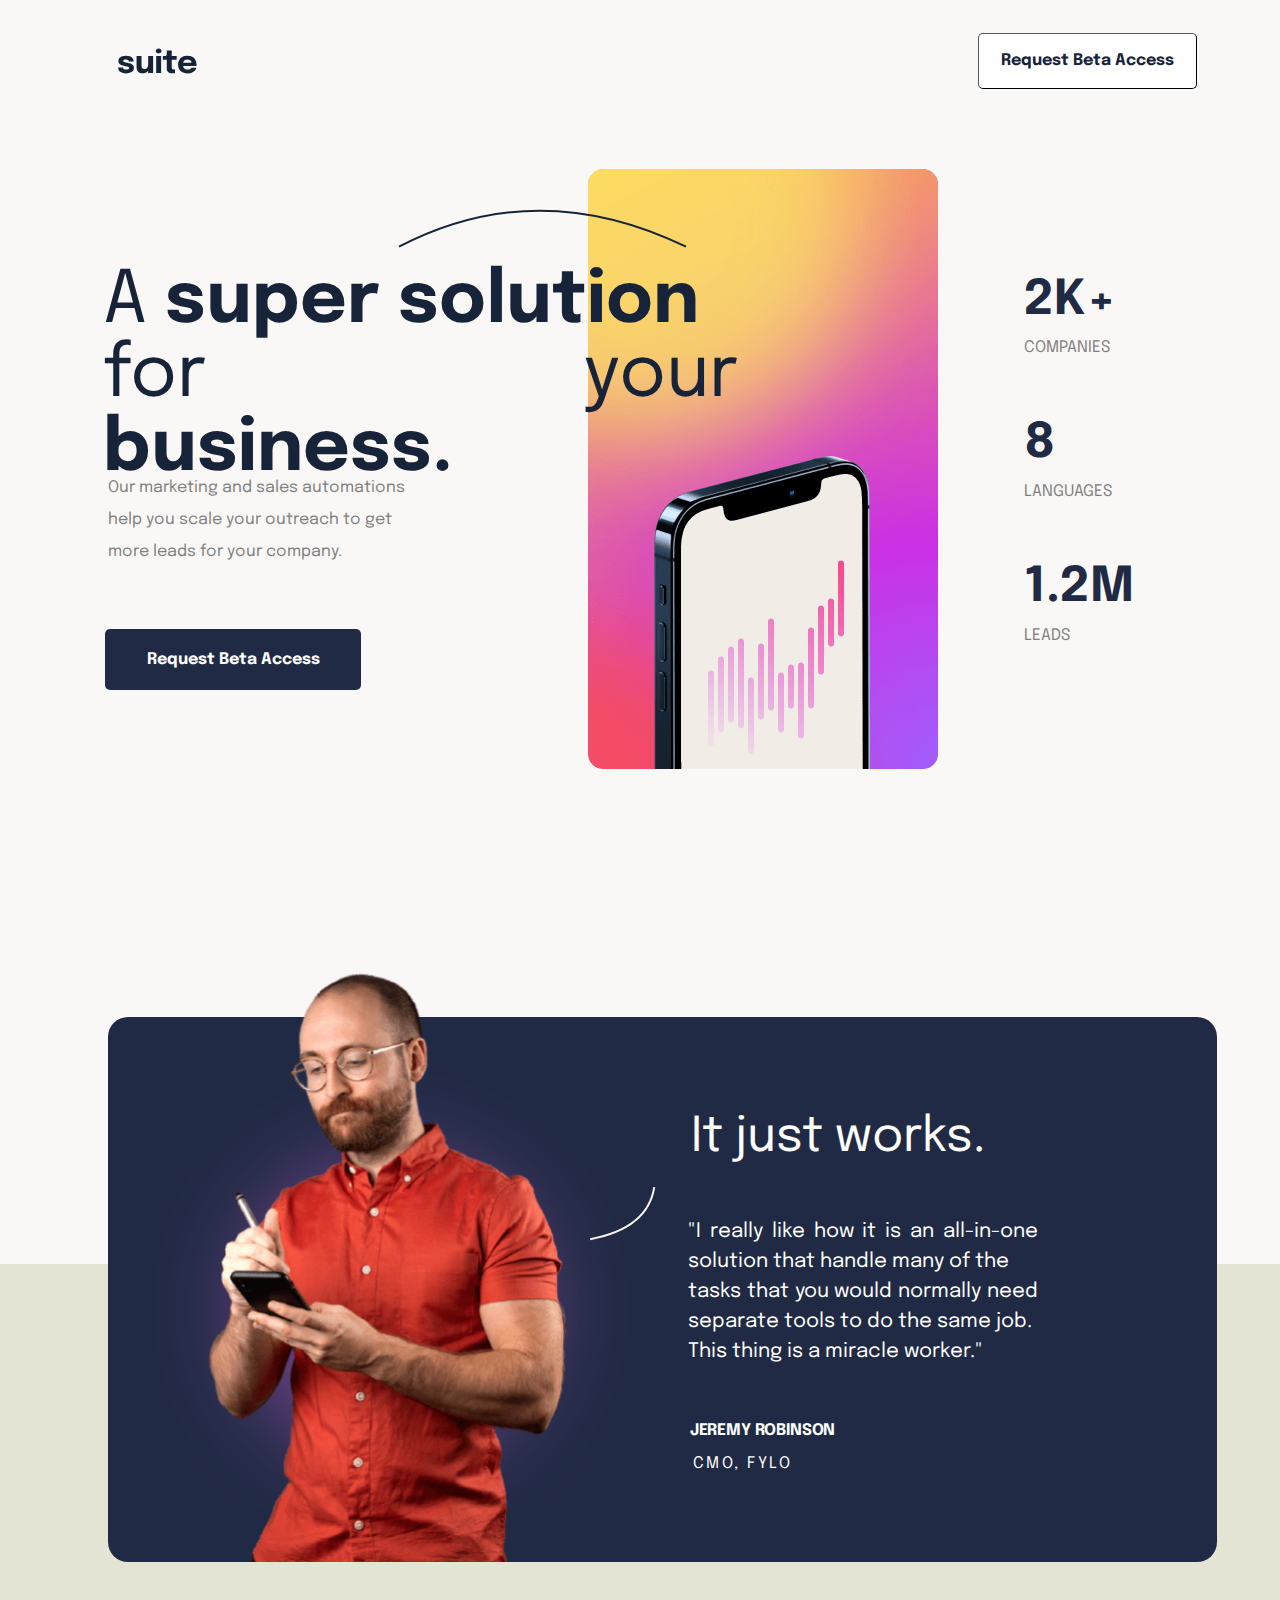
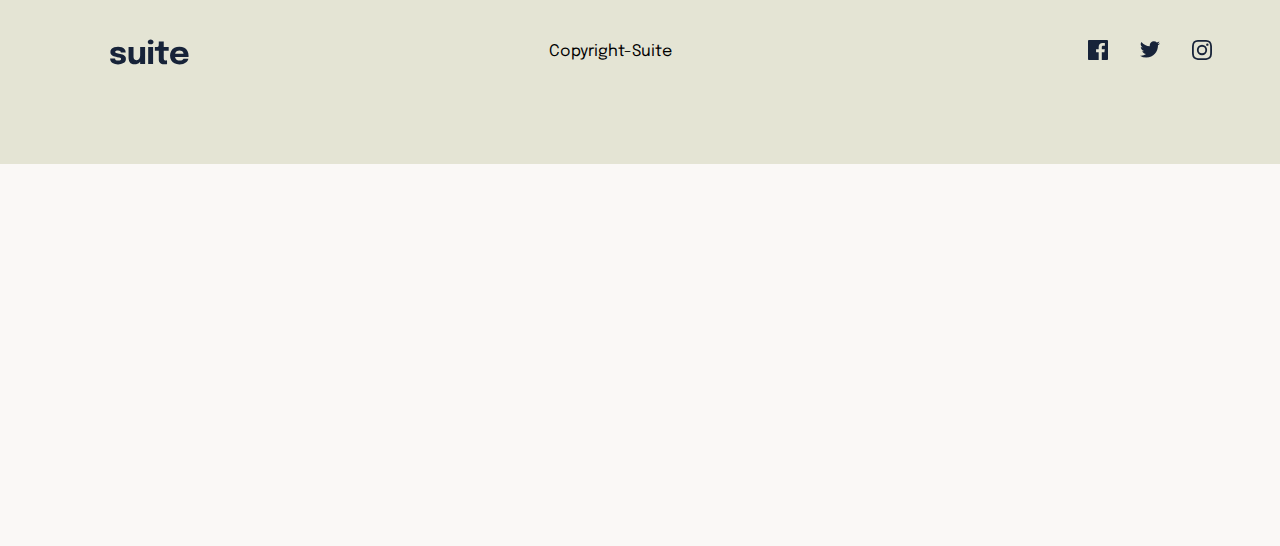
<file: index.html>
<!DOCTYPE html>
<html lang="en">
    <head>
        <meta charset="UTF-8">
        <meta name="viewport" content="width=device-width" initial-scale="1.0">
        <title>suite-landing-page</title>
        <link rel="stylesheet" href="style.css">
        <link rel="preconnect" href="https://fonts.googleapis.com">
<link rel="preconnect" href="https://fonts.gstatic.com" crossorigin>
<link href="https://fonts.googleapis.com/css2?family=Epilogue:wght@200;400;500&display=swap" rel="stylesheet">
    </head>
    <main>
    <body>
        <div class="Main-container">
            <nav>
                <div class="Logo">
                    <img src="assets/logo.svg" alt="suite-Logo">
                </div>
                <a class="Access1" href="#"><button class="Button1">Request Beta Access</button></a>
            </nav>
            <section class="Section-one">
                <div class="Curve1">
                    <img class="Curve-one" src="assets/pattern-curved-line-1.svg" alt="curve">
                </div>
                <header id="Header">
                    A <strong>super solution</strong><br> for your <strong>business.</strong>
                </header>
                <p class="Hero-text">
                    Our marketing and sales automations<br> help you scale your outreach to get<br> more leads for your company.
                </p>
                <a class="Access2" href="#"><button class="Button2">Request Beta Access</button></a>
                <img src="assets/image-hero-portrait.png" class="Hero-portrait" alt="hero-image-1">
                <aside>
                    <ul id="portrait-list">
                        <li id="companies">
                            <h2>2K+</h2>
                            <p id="company">Companies</p>
                        </li>
                        <li id="languages">
                            <h2>8</h2>
                            <p id="language">Languages</p>
                        </li>
                        <li id="leads">
                            <h2>1.2M</h2>
                            <p id="lead">Leads</p>
                        </li>
                    </ul>
                </aside>
            </section>
            
                <div class="Quote-container">
                    <img src="assets/image-jeremy-large.png" class="Jeremy-image" alt="">
                    <img src="assets/pattern-blur.svg" class="Pattern-blur">
                    <blockquote>
                        <img src="assets/pattern-curved-line-2.svg" class="Curve-two" alt="">
                        <p class="Note1">It just works.</p>
                        <p class="Note2">"I really like how it is an all-in-one solution that handle
                            many of the<br> tasks that you would normally need separate tools 
                            to do the same job.<br> This thing is a miracle worker."
                        </p>
                        <figcaption>Jeremy Robinson<br>
                        <p id="Note3"> CMO, Fylo </p>
                    </figcaption>
                    </blockquote>
                </div>
            
            <!-- The footer elements are below -->
        <footer class="Footer">
            <ul class="Footer-ul">
            <img src="assets/logo.svg" class="Footer-logo" alt="Logo">
            <p class="Copyright">Copyright-Suite</p>
                <li class="Icon_box">
                    <img id="facebook-logo"src="assets/icon-facebook.svg" alt>
                </li>
                <li>
                    <img id="twitter-logo" src="assets/icon-twitter.svg" alt>
                </li>
                <li>
                    <img id="instagram-logo" src="assets/icon-instagram.svg" alt>
                </li>
                
            </ul>
        </footer>
    </div>
    </body>
    </main>
    </html>
</file>
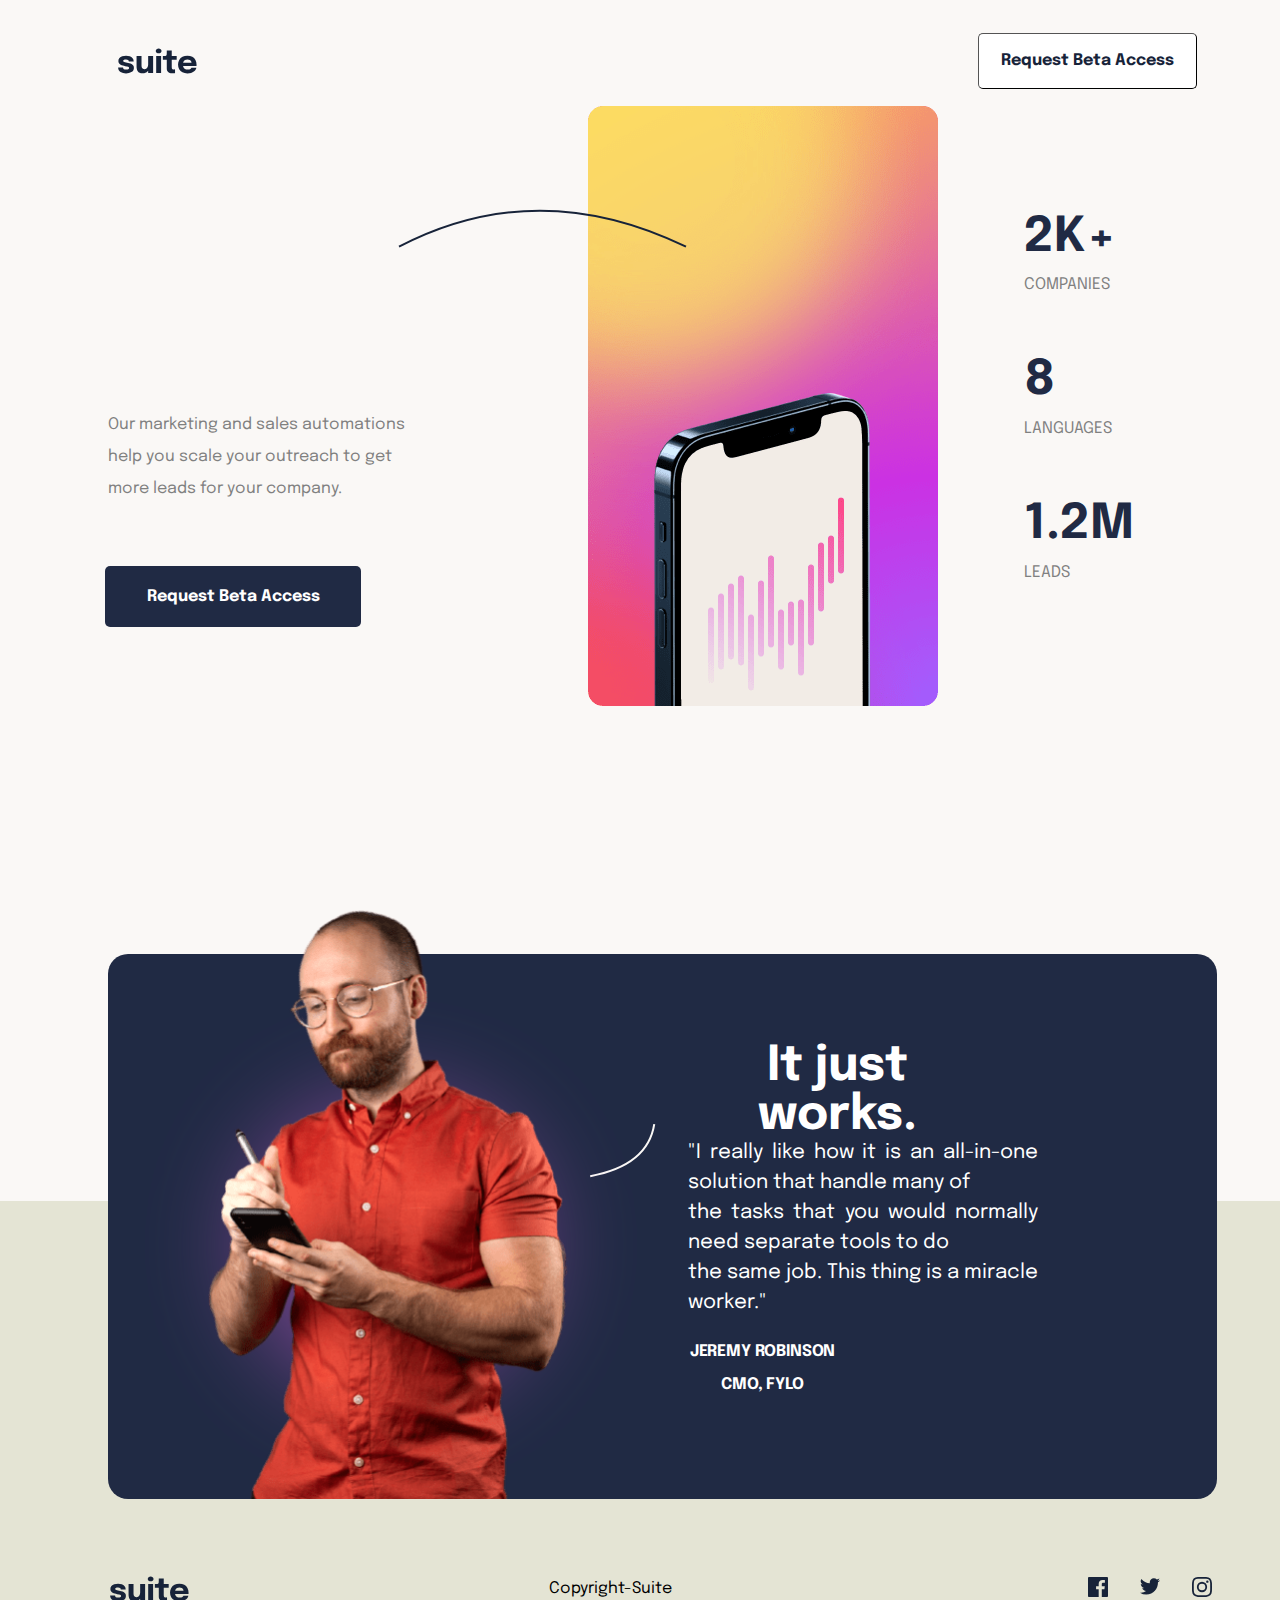
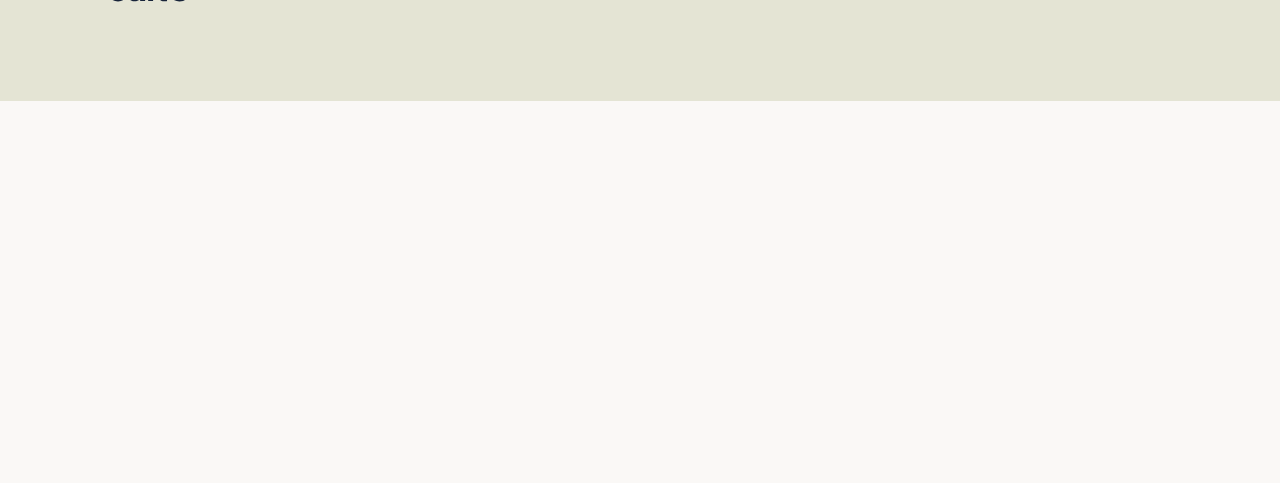
<file: pindex.html>
<!DOCTYPE html>
<html lang="en">
    <head>
        <meta charset="UTF-8">
        <meta name="keywords" content="">
        <meta name="description" content="">
        <meta name="author" content="">
        <meta name="viewport" content="width=device-width" initial-scale="1.0">
        <style></style>
        <title>suite-landing-page</title>
        <link rel="stylesheet" href="style.css">
        <!-- <link rel="stylesheet" media ="(max-width: 1440px) and (min-width: 901px)" href="Active_desktop.css"> -->
        <!-- <link rel="stylesheet" media ="(max-width: 900px) and (min-width: 451px)" href="Tablet.css"> -->
        <!-- <link rel="stylesheet" media ="(max-width: 450px)" href="mobile.css"> -->
        <script></script>
        <link rel="preconnect" href="https://fonts.googleapis.com">
        <link rel="preconnect" href="https://fonts.gstatic.com" crossorigin>
        <link href="https://fonts.googleapis.com/css2?family=Epilogue:wght@200;500&display=swap" rel="stylesheet">
    </head>
    <main>
    <body>
        <div class="Main-container">
            <nav>
                <div class="Logo">
                    <img src="assets/logo.svg" alt="suite-Logo">
                </div>
                <a class="Access1" href="#"><button class="Button1">Request Beta Access</button></a>
            </nav>
            <section class="Section-one">
                <div class="Curve1">
                    <img class="Curve-one" src="assets/pattern-curved-line-1.svg" alt="curve">
                </div>
                <h1>
                    A super solution<br> for your business.
                </h1>
                <p class="Hero-text">
                    Our marketing and sales automations<br> help you scale your outreach to get<br> more leads for your company.
                </p>
                <a class="Access2" href="#"><button class="Button2">Request Beta Access</button></a>
                <img src="assets/image-hero-portrait.png" class="Hero-portrait" alt="hero-image-1">
                <aside>
                    <ul id="portrait-list">
                        <li id="companies">
                            <h2>2K+</h2>
                            <p id="company">Companies</p>
                        </li>
                        <li id="languages">
                            <h2>8</h2>
                            <p id="language">Languages</p>
                        </li>
                        <li id="leads">
                            <h2>1.2M</h2>
                            <p id="lead">Leads</p>
                        </li>
                    </ul>
                </aside>
            </section>
            <section class="Section-two">
                <div class="Quote-container">
                    <img src="assets/image-jeremy-large.png" class="Jeremy-image" alt="">
                    <img src="assets/pattern-blur.svg" class="Pattern-blur">
                    <blockquote>
                        <img src="assets/pattern-curved-line-2.svg" class="Curve-two" alt="">
                        <h2 class="Note1">It just works.</h2>
                        <p class="Note2">"I really like how it is an all-in-one solution that handle
                            many of<br> the tasks that you would normally need separate tools 
                            to do<br> the same job. This thing is a miracle worker."
                        </p>
                        <figcaption>Jeremy Robinson<br>
                        <p> CMO, Fylo </p>
                    </figcaption>
                    </blockquote>
                </div>
            </section>
            <!-- The footer elements are below -->
        <footer class="Footer">
            <ul class="Footer-ul">
            <img src="assets/logo.svg" class="Footer-logo" alt="Logo">
            <p class="Copyright">Copyright-Suite</p>
                <li>
                    <img id="facebook-logo"src="assets/icon-facebook.svg" alt>
                </li>
                <li>
                    <img id="twitter-logo" src="assets/icon-twitter.svg" alt>
                </li>
                <li>
                    <img id="instagram-logo" src="assets/icon-instagram.svg" alt>
                </li>
                
            </ul>
        </footer>
    </div>
    </body>
    </main>
    </html>
</file>
<file: style.css>
html{
    max-width: 100%;
    height: 100%;
    margin-top: -390px;
}
main{
    max-width: 100%;
    height: 1800px;
}
body{
    box-sizing: border-box;
    background-color: #FAF8F6;
    font-family: Epilogue;
    max-width: 100%;
    width: 100%;
    min-height: 100%;
    overflow-x: hidden;
}
.Main-container{
    max-width: 100%;
    height: 1800px;
}
.Logo{
    color: rgb(23,35,57);
    position: relative;
    right: -110px;
    top: 430px;
    width: 78.41px;
    height: 24.8px;
    
}
.Hero-portrait{
    position: relative;
    top: 100px;
    right: -260px;
    z-index: 1;
    width: 350px;
    height: 600px;
}

.Curve1{
    width: 287px;
    height: 36px;
    position: relative;
    top: 510px;
    right: -390px;
    z-index: 2;
}
#Header{
    color: rgb(23,35,57);
    font-family: Epilogue;
    width: 635px;
    height: 156px;
    font-size: 72px;
    position: relative;
    top: 530px;
    right: -95px;
    z-index: 3;
}
h2{
font-size: 48px;
color: rgb(32,42,68);
}
#companies{
padding: 1em;
line-height: 0.5em;
}
#languages{
padding: 1em;
line-height: 0.5em;
}
#leads{
padding: 1em;
line-height: 0.5em;
}
#company{
text-transform: uppercase;
color: gray;
}
#language{
    text-transform: uppercase;
    color: gray;
}
#lead{
    text-transform: uppercase;
    color: gray;
}
.Access1{
    position: relative;
    right: -630px;
    top: 390px;
    width: 256px;
    height: 61px;
}
.Button1{
    border-width: thin;
    font-family: Epilogue;
    font-weight: bold;
    font-size: 16px;
    cursor: pointer;
    position: relative;
    right: -340px;
    width: 219px;
    height: 56px;
    color: rgb(23,35,57);
    background-color:white;
    border-radius: 5px;
}
.Button1:hover{
border-style: hidden;
background-color: rgb(23,35,57);
color: white;
transition: 0.5s;
}
.Button2{
    font-family: Epilogue;
    font-size: 16px;
    font-weight: bold;
    position: relative;
    right: 53px;
    width: 256px;
    height: 61px;
    color: white;
    border-style: hidden;
    background-color: rgb(32,42,68);
    border-radius: 5px;
}
.Button2:hover{
    border-style: hidden;
    cursor: pointer;
    background: linear-gradient(165deg, rgb(251,100,209), rgb(160,96,255), rgb(255,163,78));
    transition: all;
    transition: 0.5s;
}
.Hero-text{
    color: gray;
    padding: 25px 20px;
    max-width: 350px;
    height: 96px;
    position: relative;
    top: 540px;
    right: -80px;
    line-height: 2em;
}
.Section-one{
    width: 1200px;
    text-align: justify;
}
.Access2{
    width: 219px;
    height: 56px;
    margin: 25px 20px;
    padding: 10px;
    position: relative;
    top: -5px;
    right: -120px;
}
aside{
    position: relative;
    bottom: 470px;
    left: 480px;
    width: 20%;
    margin: auto;
    
}
ul{
    list-style-type: none;
    position: relative;
}
.Jeremy-image{
    position: relative;
    width: 359.81px;
    height: 589.56px;
    left: 200px;
    top: -185px;
    z-index: 7;
}
.Pattern-blur{
    position: relative;
    top: -170px;
    right: 250px;
    z-index: 6;
}

.Quote-container{
    position: relative;
    width: 1200px;
    height: 300px;
}
blockquote{
    background-color: rgb(32,42,68);
    position: relative;
    bottom: 750px;
    right: -60px;
    width: 1109px;
    height: 545px;
    text-align: center;
    border-radius: 20px;
    z-index: 5;

}
.Curve-two{
    position: relative; 
    top: 170px;
    left: -40px;
}
.Note1{
    width: 299px;
    height: 56px;
    font-size: 48px;
    z-index: 4;
    position: relative;
    right: -580px;
    bottom: 10px;
    border: 5px;
    text-align: center;
    color: white;
}
.Note2{
    width: 350px;
    height: 175px;
    font-size: 20px;
    z-index: 4;
    line-height: 1.5em;
    position: relative;
    right: -580px;
    bottom: 10px;
    border: 5px;
    text-align: justify;
    color: white;
}

figcaption{
    font-family: Epilogue;
    letter-spacing: -0.18px;
    font-weight: bold;
    position: relative;
    right: -100px;
    bottom: 0px;
    color: white;
    text-transform: uppercase;
}
#Note3{
    font-weight: lighter;
    position: relative;
    right: 20px;
    letter-spacing: 2.5px;
}

.Footer{
    position: relative;
    background-color: rgb(228, 228, 212);
    bottom: 210px;
    width: 1380px;
    right: 68px;
    height: 500px;
}
.Footer-ul{
    width: 960px;
    display: flex;
    position: relative;
    right: -150px;
    top: 280px;
    align-items: center;
    padding: 5em;
    z-index: 1;
}
.Section-three{
    position: absolute;
    z-index: 3;
}
.Footer-logo{
    position: relative;
    left:-60px;
}
.Copyright{
    position: relative;
    right: -300px;
}
#facebook-logo{
position: relative;
right: -700px;
padding: 1em;
cursor: pointer;
}

#twitter-logo{
position: relative;
padding: 1em;
right: -700px;
cursor: pointer;
}
#instagram-logo{
position: relative;
padding: 1em;
right: -700px;
cursor: pointer;
}
@media screen and (min-width: 320px) and (max-width: 450px) { 

    html{
        width: fit-content;
        height: fit-content;
        margin-top: -100px;
        margin-left: 0px;
        overflow-x: ;
        padding: 0;
        box-sizing: border-box;
        display: block;
    }
    main{
        display: block;
        position: relative;
        right: 0px;
        max-height: 100%;
        height: fit-content;
    }
    body{
        display: block;
        position: relative;
        right: 10px;
        width: 450px;
        background-color: #FAF8F6;
        height: fit-content;
        padding: 0;
    }
    .Main-container{
        font-family: Epilogue;
        width: 100%;
        max-height:fit-content;
    }
    .Logo{
        position: relative;
        right: -10px;
        top: 20px;
        width: 78.41px;
        height: 24.8px;
        color: rgb(23,35,57);
    }
    .Hero-portrait{
        position: relative;
        top: 180px;
        left: 40px;
        z-index: 1;
        width: 343px;
        height: 240px;
    }
    
    .Curve1{
        position: relative;
        top: 170px;
        left: 10px;
        z-index: 2;
    }
    .Curve-one{
    position: relative;
    width: 151.47px;
    height: 19px;
    right: -125px;
    }
    #Header{
        font-family: Epilogue;
        width: 343px;
        height: 89px;
        font-size: 38px;
        position: relative;
        top: 180px;
        left: 40px;
        z-index: 3;
    }
    h2{
    font-size: 48px;
    }
    #portrait-list{
        position: relative;
        top: -120px;
        left: -50px;
        width: 244px;
        height: 313px;
    }
    #companies{
    position: relative;
    bottom: 0;
    padding: 1em;
    line-height: 0.5em;
    }
    #languages{
    position: relative;
    bottom: 0;
    padding: 1em;
    line-height: 0.5em;
    }
    #leads{
    position: relative;
    bottom: 0;
    padding: 1em;
    line-height: 0.5em;
    }
    #company{
    text-transform: uppercase;
    }
    #language{
        text-transform: uppercase;
    }
    #lead{
        text-transform: uppercase;
    }
    nav{
        width: 340px;
        position: relative;
        left: 30px;
        top: 120px;
    }
    .Access1{
        position: relative;
        right: -150px;
        top: -15px;
        width: 256px;
        height: 61px;
    }
    .Button1{
        font-weight: bold;
        font-size: 14px;
        position: relative;
        right: 0px;
        width: 182px;
        height: 48px;
        color: rgb(23,35,57);
        background-color:white;
    }
    
    .Button2{
        font-size: 18px;
        font-weight: bold;
        position: relative;
        width: 256px;
        height: 61px;
        bottom: 0px;
        right: 0px;
        color: white;
        background-color: rgb(32,42,68);
        cursor: pointer;
    }
    
    .Hero-text{
        width: 343px;
        font-size: 18px;
        position: relative;
        top: 160px;
        left: 20px;
        line-height: 1.5em;
    }
    .Section-one{
        position: relative;
        left: 0px;
        text-align: justify;
        width: 320px;
        
    }
    .Access2{
        width: 256px;
        height: 61px;
        margin: 25px 20px;
        padding: 10px;
        position: relative;
        top: 150px;
        font-size: 16px;
        right: -10px;
    }
    aside{
        position: relative;
        top: 280px;
        left: 20px;
        width: 10%;
        margin: auto;
        
    }
    ul{
        list-style-type: none;
        position: relative;
        top: -350px;
    }
    .Quote-container{
        position: relative;
        right: 10px;
        height: 929px;
        width: 310px;
    }
    .Jeremy-image{
        position: relative;
        width: 252px;
        height: 400px;
        left: 110px;
        top: 275px;
        z-index: 7;
    }
    .Pattern-blur{
        position: relative;
        width: 250px;
        height: 400px;
        top: -60px;
        right: -110px;
        z-index: 6;
    }
    
    blockquote{
        background-color: rgb(32,42,68);
        position: relative;
        top: -380px;
        right: 10px;
        width: 375px;
        height: 748px;
        text-align: center;
        border-radius: 20px;
        z-index: 5;
    }
    .Curve-two{
        width: 49.27px;
        position: relative;
        top: 250px;
        left: -10px;
    }
    .Note1{
        letter-spacing: -0.42px;
        height: 48px;
        font-size: 40px;
        z-index: 4;
        position: relative;
        bottom: -245px;
        left: 40px;
        color: white;
    }
    .Note2{
        text-align: center;
        width: 300px;
        height: 160px;
        font-size: 16px;
        z-index: 4;
        line-height: 1.8em;
        letter-spacing: 0.09px;
        position: relative;
        bottom: -250px;
        left: 40px;
        color: white;
    }
    
    figcaption{
        letter-spacing: -0.18px;
        font-size: 18px;
        font-weight: bold;
        text-align: center;
        position: relative;
        bottom: -280px;
        right: 0px;
        color: white;
        text-transform: uppercase;
    }
    #Note3{
        font-size: 16px;
        letter-spacing: 2.5px;
        font-weight: lighter;
        position: relative;
        left: 100px;
        text-align: center;
        width: 50%;
    }
    .Footer{
        background-color: rgb(228, 228, 212);
        position: relative;
        right: 18px;
        bottom: -170px;
        width: 445px;
        height: 250px;
    }
    .Footer-ul{
        display: flex;
        width: 125px;
        height: 150px;
        position: relative;
        top: 80px;
        left: 50px;
        padding: 0;
        z-index: 1;
    }
    
    .Footer-logo{
        position: relative;
        top: -50px;
        width: 81px;
        height: 32px;
        font-size: 32px;
        left: 130px;
    }
    .Copyright{
        width: 100px;
        position: relative;
        bottom: 0;
        left: 50px;
        font-size: 15px;
    }
    #facebook-logo{
    position: relative;
    padding: 1.3em;
    bottom: -40px;
    left: -80px;
    cursor: pointer;
    }
    #twitter-logo{
    position: relative;
    bottom: -40px;
    padding: 1.3em;
    left: -80px;
    }
    #instagram-logo{
    position: relative;
    bottom: -40px;
    padding: 1.3em;
    left: -80px;
    }  
}
/* TABLET */
@media screen and (min-width: 481px) and (max-width: 820px) {
    
html{
    margin-top: 0;
    max-height: 100%;
    margin-left: -20px;
}
body{
    background-color: #FAF8F6;
    max-height: 100%;
}
main{
    max-height: 100%;
}
    .Main-container{
    font-family: Epilogue;
    width: 100%;
    max-height: 100%;
}
.Logo{
    position: relative;
    right: -45px;
    top: 30px;
    width: 78.41px;
    height: 24.8px;
    
}
nav{
    width: 93%;
    position: relative;
    left: 20px;
}
.Hero-portrait{
    position: relative;
    top: -300px;
    right: -85px;
    z-index: 1;
    width: 281px;
    height: 482px;
}

.Curve1{
    width: 231.19px;
    height: 29px;
    position: relative;
    top: 110px;
    right: -230px;
    z-index: 2;
}
#Header{
    width: 635px;
    height: 156px;
    font-size: 56px;
    position: relative;
    top: 150px;
    right: -10px;
    z-index: 3;
}
h2{
font-size: 48px;
}
#portrait-list{
    position: relative;
    right: 200px;
    top: -20px;
}
#companies{
position: relative;
padding: 3em;
line-height: 0.5em;
}
#languages{
position: relative;
padding: 3em;
line-height: 0.5em;
}
#leads{
position: relative;
padding: 3em;
line-height: 0.5em;
}
#company{
text-transform: uppercase;
}
#language{
    text-transform: uppercase;
}
#lead{
    text-transform: uppercase;
}
.Access1{
    position: relative;
    right: -325px;
    top: -10px;
    width: 256px;
    height: 61px;
}
.Button1{
    font-weight: bold;
    border-radius: 5px;
    position: relative;
    right: -130px;
    width: 256px;
    height: 61px;
    color: rgb(23,35,57);
    background-color:white;
    cursor: pointer;
}
.Button1:hover{
    background-color: rgb(23,35,57);
    color: white;
}
.Button2{
    border-radius: 5px;
    width: 256px;
    height: 61px;
    color: white;
    background-color: rgb(23,35,57);
    cursor: pointer;
}
.Button2:hover{
    background: linear-gradient(165deg, rgb(251,100,209), rgb(160,96,255), rgb(255,163,78));
}
.Hero-text{
    padding: 25px 20px;
    max-width: 350px;
    height: 96px;
    position: relative;
    top: 100px;
    right: 7px;
    line-height: 2em;
}

.Section-one{
    position: relative;
    left: 50px;
    width: 700px;
    text-align: justify;
}
.Access2{
    width: 219px;
    height: 56px;
    margin: 25px 20px;
    padding: 10px;
    position: relative;
    font-size: 16px;
    top: -350px;
    right: -35px;
}
aside{
    position: relative;
    left: 50px;
    bottom: 300px;
    width: 50%;
    margin: auto;
    text-align: center;
}
ul{
    list-style-type: none;
    position: relative;
    display: flex;
    top: -350px;
}
.Quote-container{
    position: relative;
    left: 4px;
    width: 750px;
    height: 200px;
}
.Jeremy-image{
    position: relative;
    width: 252px;
    height: 402px;
    left: 270px;
    top: -290px;
    z-index: 7;
}
.Pattern-blur{
    position: relative;
    width: 400px;
    height: 400px;
    top: -230px;
    right: 90px;
    z-index: 6;
}

blockquote{
    background-color: rgb(32,42,68);
    position: relative;
    top: -530px;
    right: -5px;
    width: 689px;
    height: 684px;
    text-align: center;
    border-radius: 20px;
    z-index: 5;

}
.Curve-two{
    width: 49.27px;
    position: relative;
    top: 250px;
    left: -10px;
}
.Note1{
    height: 48px;
    font-size: 40px;
    z-index: 4;
    position: relative;
    bottom: -235px;
    right: -210px;
    color: white;
}
.Note2{
    text-align: center;
    letter-spacing: 0.09px;
    height: 100px;
    width: 653px;
    font-size: 18px;
    z-index: 4;
    line-height: 2em;
    position: relative;
    bottom: -245px;
    right: -10px;
    color: white;
}

figcaption{
    font-size: 18px;
    font-weight: bold;
    letter-spacing: -0.18px;
    position: relative;
    bottom: -270px;
    right: 15px;
    color: white;
    text-transform: uppercase;
}
#Note3{
    position: relative;
    left: 2px;
    font-size: 16px;
    font-weight: lighter;
    text-align: center;
    letter-spacing: 2.5px;
}
.Footer{
    background-color: rgb(228, 228, 212);
    position: relative;
    left: 8px;
    bottom: -150px;
    width: 770px;
    height: 400px;
    
}
.Footer-ul{
    width: 530px;
    height: 10%;
    display: flex;
    position: relative;
    top: 200px;
    right: -40px;
    align-items: center;
    padding: 5em;
    z-index: 1;
}

.Footer-logo{
    position: relative;
    left: -80px;
}
.Copyright{
    width: 125px;
    position: relative;
    left: 110px;
}
#facebook-logo{
position: relative;
padding: 1em;
right: -270px;
cursor: pointer;
}
#twitter-logo{
position: relative;
padding: 1em;
right: -270px;
}
#instagram-logo{
position: relative;
padding: 1em;
right: -270px;
}

}
</file>
